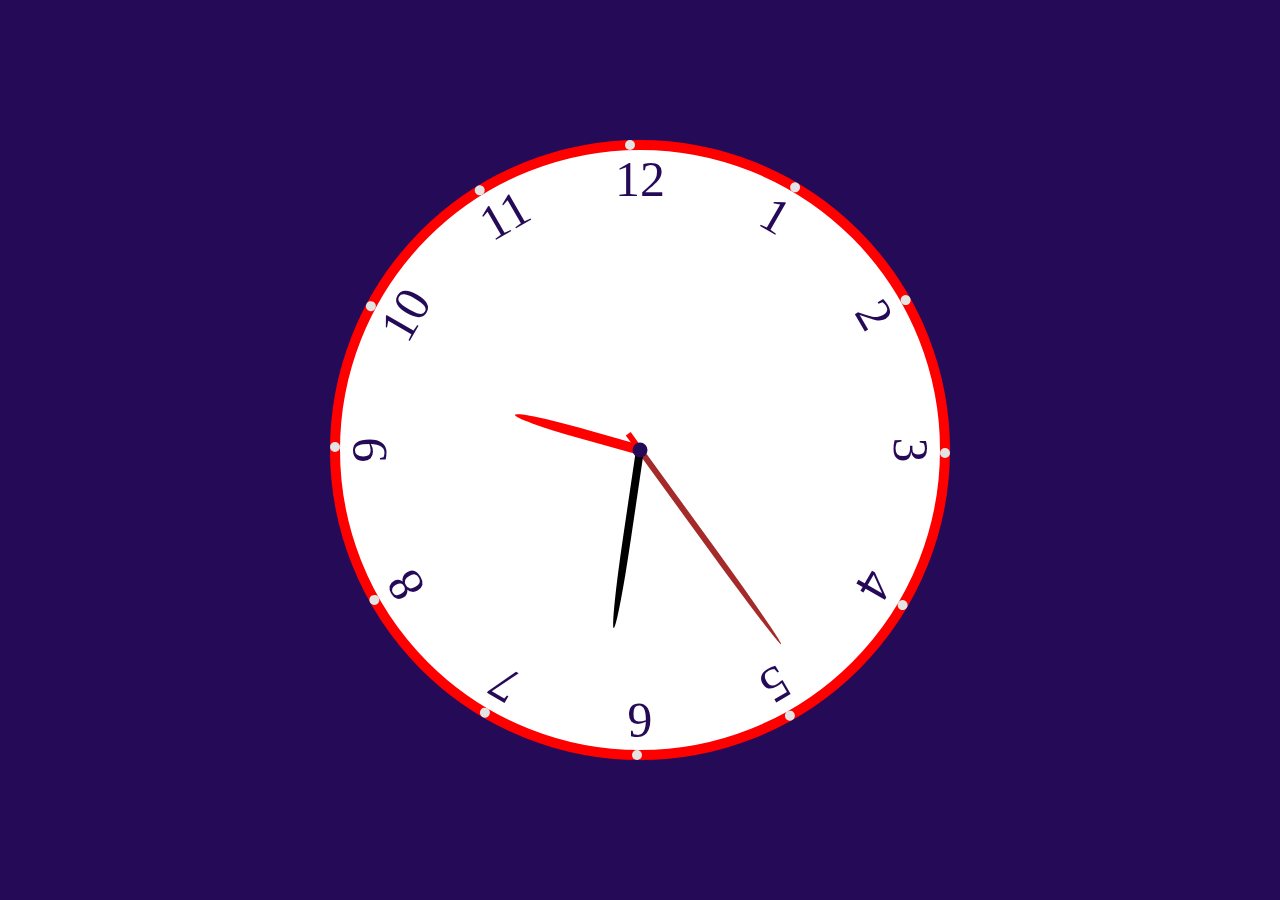
<file: analogclock/index.html>
<!DOCTYPE html>
<html lang="en">
<head>
    <meta charset="UTF-8">
    <meta http-equiv="X-UA-Compatible" content="IE=edge">
    <meta name="viewport" content="width=device-width, initial-scale=1.0">
    <link rel="stylesheet" href="style.css">
    <title>Analog clock</title>
</head>
<body>  
  
    <div class="analog">
        <div class="needel sec"></div>
        <div class="needel min"></div>
        <div class="needel hrs"></div>   
        <div class="number number-1">1</div>
        <div class="number number-2">2</div>
        <div class="number number-3">3</div>
        <div class="number number-4">4</div>
        <div class="number number-5">5</div>
        <div class="number number-6">6</div>
        <div class="number number-7">7</div>
        <div class="number number-8">8</div>
        <div class="number number-9">9</div>
        <div class="number number-10">10</div>
        <div class="number number-11">11</div>
        <div class="number number-12">12</div>
    </div>
 
    <script src="script.js"></script>
</body>
</html>
</file>
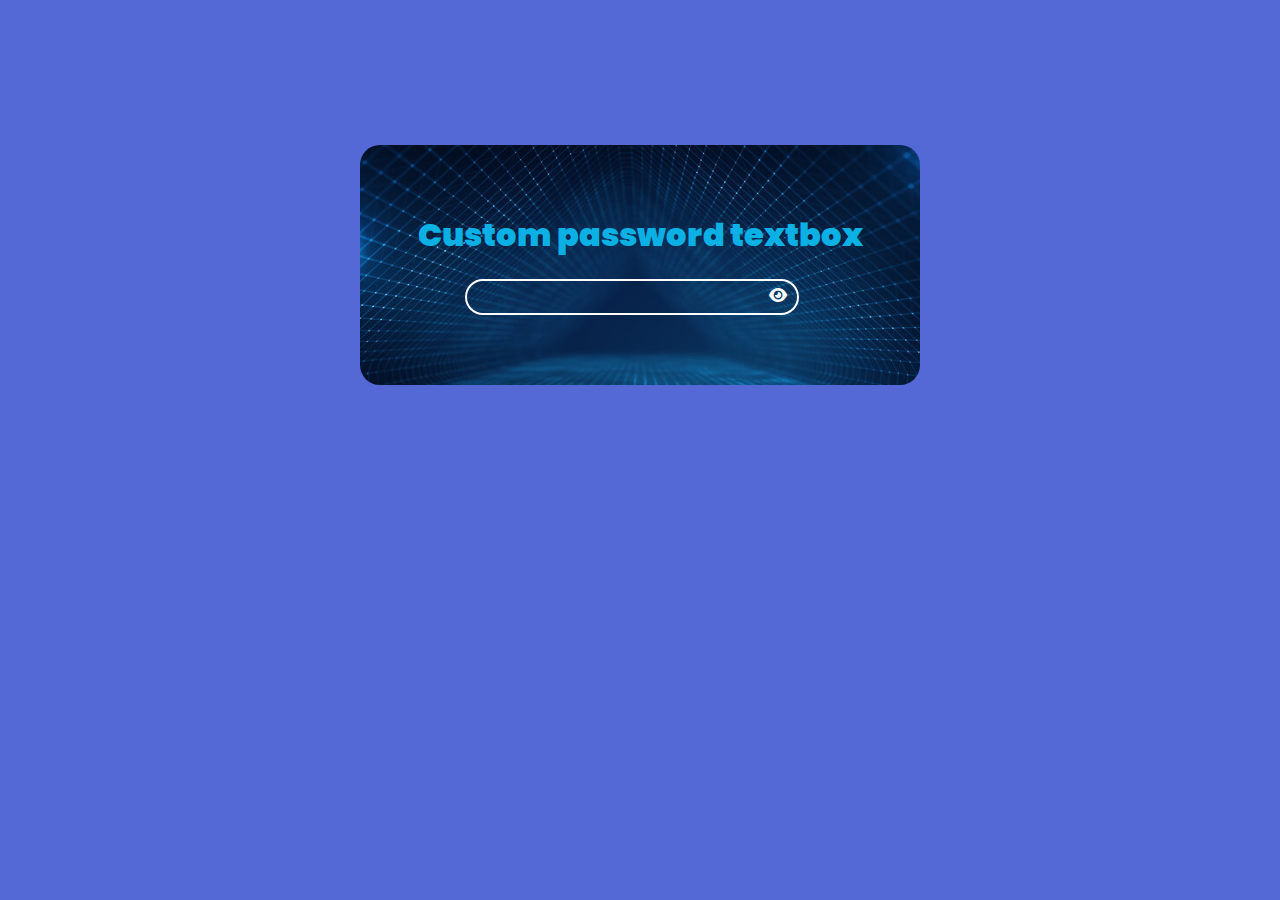
<file: Custom_password_textbox/index.html>
<!DOCTYPE html>
<html lang="en">
<head>
    <meta charset="UTF-8">
    <meta name="viewport" content="width=device-width, initial-scale=1.0">
    <title>Custom Password textbox</title>
    <link rel="stylesheet" href="styles.css">
    <link rel="stylesheet" href="https://cdnjs.cloudflare.com/ajax/libs/font-awesome/6.4.2/css/all.min.css">
</head>
<body>
    <div class="container">
        <h1>Custom password textbox</h1>
        <div class="input-container">
        <input type="password" name="" id="input1">
        <i class="fa fa-eye  " id="eyeicon"></i>
    </div>
    </div>
    <!--  -->
    
    <script src="script.js"></script>
</body>
</html>
</file>
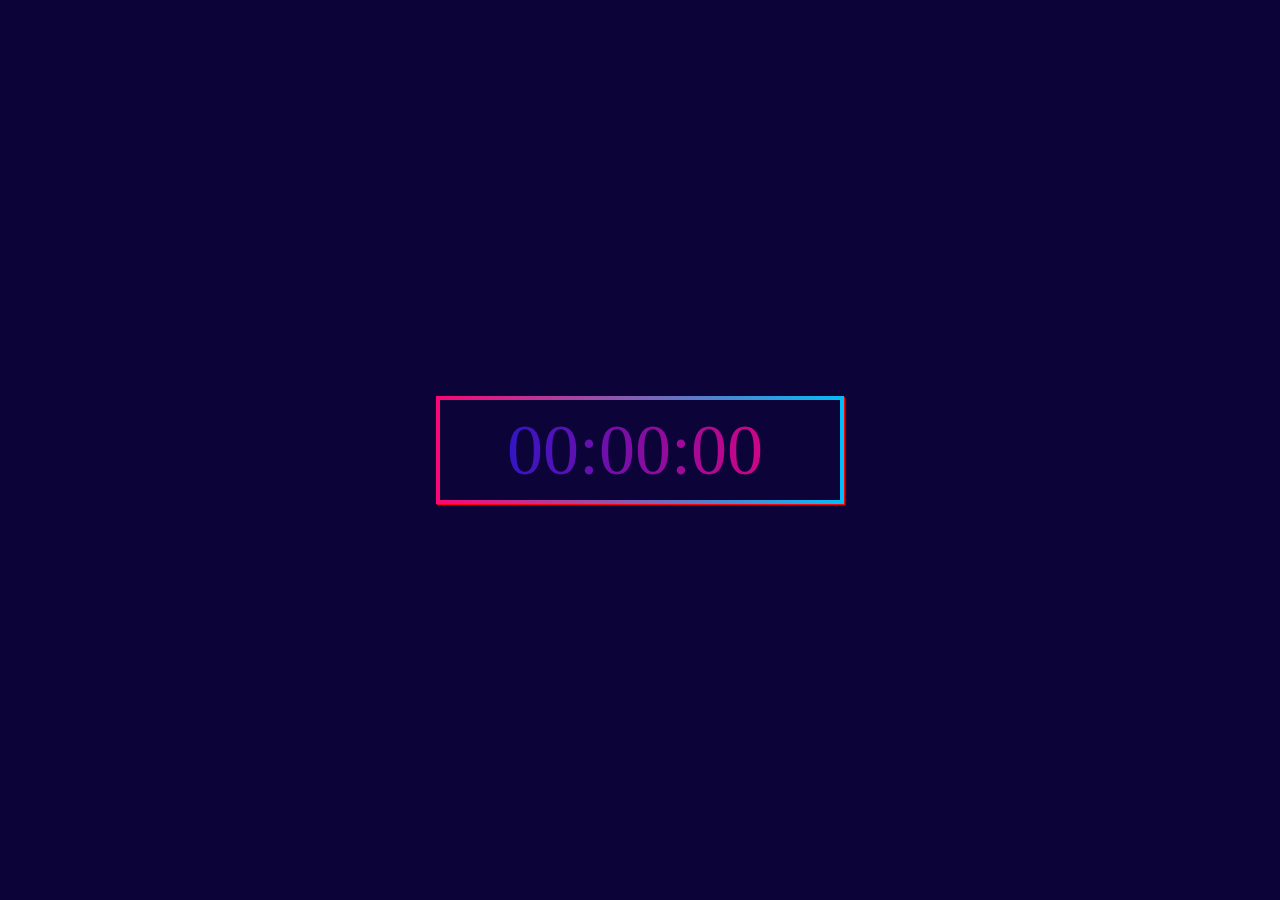
<file: digitalclock/index.html>
<!DOCTYPE html>
<html lang="en">
<head>
    <meta charset="UTF-8">
    <meta http-equiv="X-UA-Compatible" content="IE=edge">
    <meta name="viewport" content="width=device-width, initial-scale=1.0">
    <link rel="stylesheet" href="style.css">
    <title>Digital clock</title>
</head>
<body>
    <div class="clock">
        <div id="hours">00</div>
        <span>:</span>
        <div id="min">00</div>
        <span>:</span>
        <div id="sec">00</div>
        <div id="section"></div>
    </div>
    <script src="index.js"></script>
</body>
</html>
</file>
<file: analogclock/style.css>
*{
    margin: 0;
    padding: 0;
}
:root{
    --color: rgb(37, 10, 87);
}
body{
    width: 100vw;
    height: 100vh;
    display: flex;
    background-color: var(--color);
    justify-content: center;
    align-items: center;
    overflow: hidden;
}
.analog{
    width:600px;
    height: 600px;
   border-radius: 50%;
   background-color: #ffffff;
   border: 10px solid rgb(255, 0, 0);
   position: relative;
}
.analog::after{
    content: '';
    position: absolute;
    width: 15px;
    height: 15px;
    background-color:var(--color);
    border-radius: 50%;
    top: 50%;
    left: 50%;
    transform: translate(-50%,-50%);
    z-index: 10;
}

.number{
    --rotate:0;
    position: absolute;
    width: 100%;
    height: 100%;
    color:var(--color) ;
    text-align: center;
    font-size: 50px;
    transform: rotate(var(--rotate));
    border-radius: 50%;
}
.number::before{
    content: '';
    position:absolute;
    width: 10px;
    height: 10px;
    background-color:rgb(228, 228, 228);
    border-radius: 50%;
    top: -10px;
    margin-left: 10px;
}

.number-1 {--rotate:30deg;}
.number-2 {--rotate:60deg}
.number-3 {--rotate:90deg}
.number-4 {--rotate:120deg}
.number-5 {--rotate:150deg}
.number-6 {--rotate:180deg}
.number-7 {--rotate:210deg}
.number-8 {--rotate:240deg}
.number-9 {--rotate:270deg}
.number-10 {--rotate:300deg}
.number-11{--rotate:330deg}

.needel{
    --rotation:80;
    position: absolute;
    left: 50%;
    bottom: 50%;
    transform: translateX(-50%)  rotate(calc(var(--rotation)*1deg));
    border-top-left-radius:50% ;
    border-top-right-radius:50% ;
    transform-origin: bottom;

}
.sec::before{
    content: '';
    position: absolute;
    width: 6px;
    height: 20px;
    background-color: red;
    bottom: -20px;
}
.sec{
    width: 6px;  
    height: 240px;
    z-index: 6;
    background-color: brown;
}
.min{
    width: 8px;
    height: 180px;
    z-index: 7;
    background-color: black;
}
.hrs{
    width: 10px;
    height: 130px;
    z-index: 8;
    background-color: red;
    }
</file>
<file: Custom_password_textbox/styles.css>
@import url('https://fonts.googleapis.com/css2?family=Poppins&display=swap');
*{
    margin: 0;
    padding: 0;
}
body{
    width: 100%;
    height: 550px;
    display: grid;
    place-items: center;
    background-color: rgb(84, 104, 214);
    font-family: 'Poppins', sans-serif;
}
.container{
    background-image:url('./bg.jpg');
    display: flex;
    flex-direction: column;
    align-items: center;
    justify-content: center;
    width: 35rem;
    height: 15rem;
    margin-top: -20px;
    border-radius: 20px;
    /* border: 2px solid rgb(255, 255, 255); */
    background-repeat: no-repeat;
    background-size: cover;
    position: absolute;
    backdrop-filter: blur(10px);
 z-index: 1;
}
.container::after{
    width: 100%;
   height: 100%;
   position:absolute;
    z-index: 2;
}
h1{
    color: rgb(11, 177, 228);
    font-size: 2rem;
   font-weight:920 ;
}
.input-container{
    margin-top: 20px;
    width: 400px;
    height: 40px;
    margin-left:  50px ; 
}
#input1{
    background: transparent;
    width: 80%;
    height: 80%;
    position: relative;
    border-radius: 20px;
    border: 2px solid rgb(255, 255, 255);
    padding-left: 10px;
    outline: none;
    color: azure;

}

i{
    position:absolute;
    margin-left: -30px;
    margin-top: 8px;
    cursor: pointer;
}
</file>
<file: digitalclock/style.css>
*{
    margin: 0;
    padding: 0;
}
body{
    width: 100%;
    height: 100vh;
    background-color:rgb(12, 4, 56);
    display: grid;
    place-items: center;
}
.clock{
    display: flex;
    justify-content: center;
    align-items: center;
    font-size: 4.5rem;
    border:4px dotted transparent;
    border-image-slice:8;
    border-image-source: linear-gradient(to right,rgb(252, 5, 116),rgb(0, 191, 249)) ;
    background-image: linear-gradient(to right,rgb(9, 26, 211),rgb(255, 0, 115));
    color: transparent;
    background-clip: text;
    width: 400px;
    height: 100px;
    box-shadow: 1px 1px 1px  rgb(255, 0, 21);
}
#section{
    margin-left: 10px;
}
</file>
